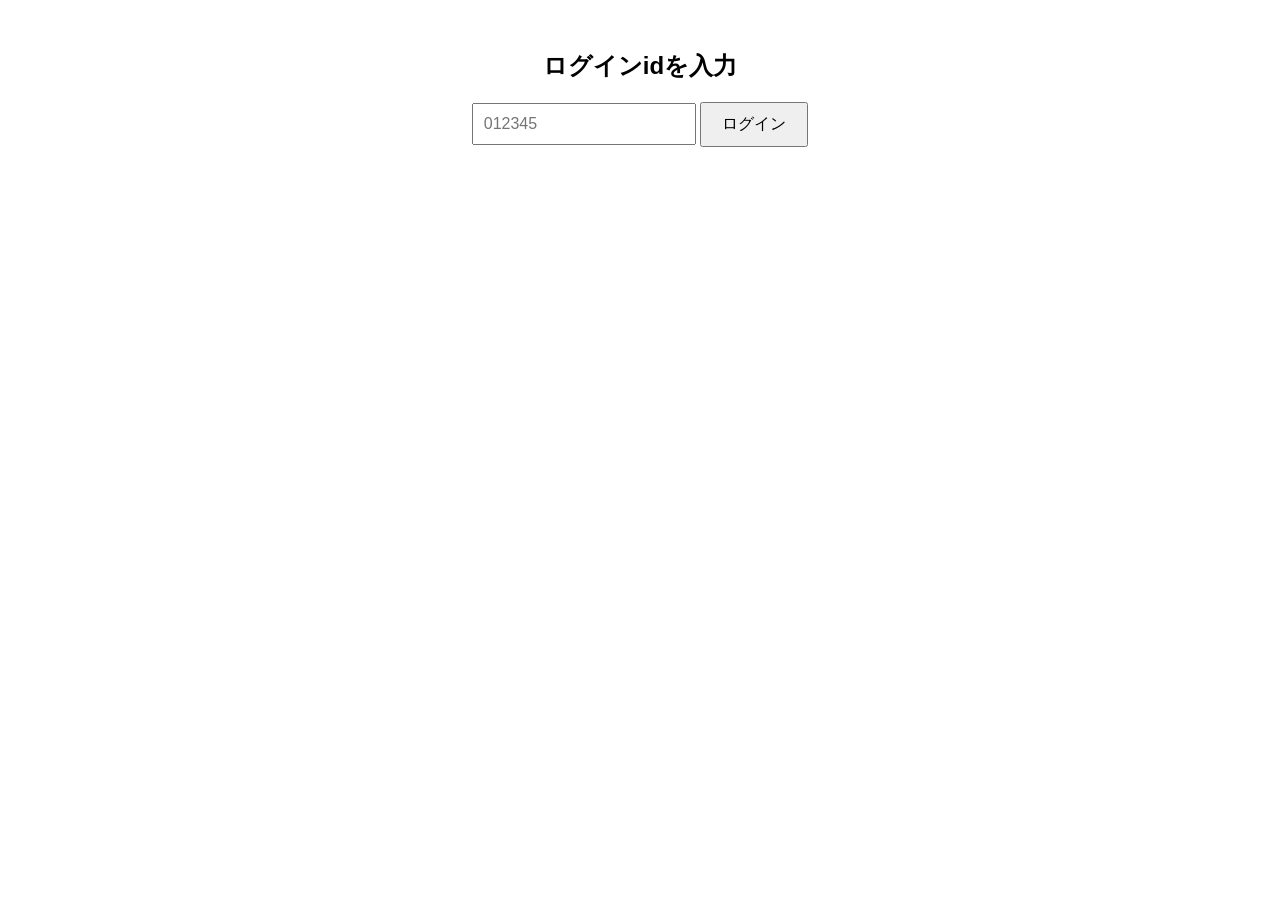
<file: index.html>
<!DOCTYPE html>
<htmL>
    <head>
        <meta charset="utf-8">
        <title>ログイン</title>
        <style>
            body {
                font-family: sans-serif;
                text-align: center;
                margin-top: 50px;
            }
            input {
                padding: 10px;
                font-size: 16px;
            }
            button {
                padding: 10px 20px;
                font-size: 16px;
                cursor: pointer;
            }
        </style>
        <script src="./login.js" defer></script>
    </head>
    <body>
        <h2>ログインidを入力</h2>
        <input type="text" id="idInput" inputmode="numeric" placeholder="012345">
        <button id="loginBtn">ログイン</button>
    </body>
</htmL>
</file>
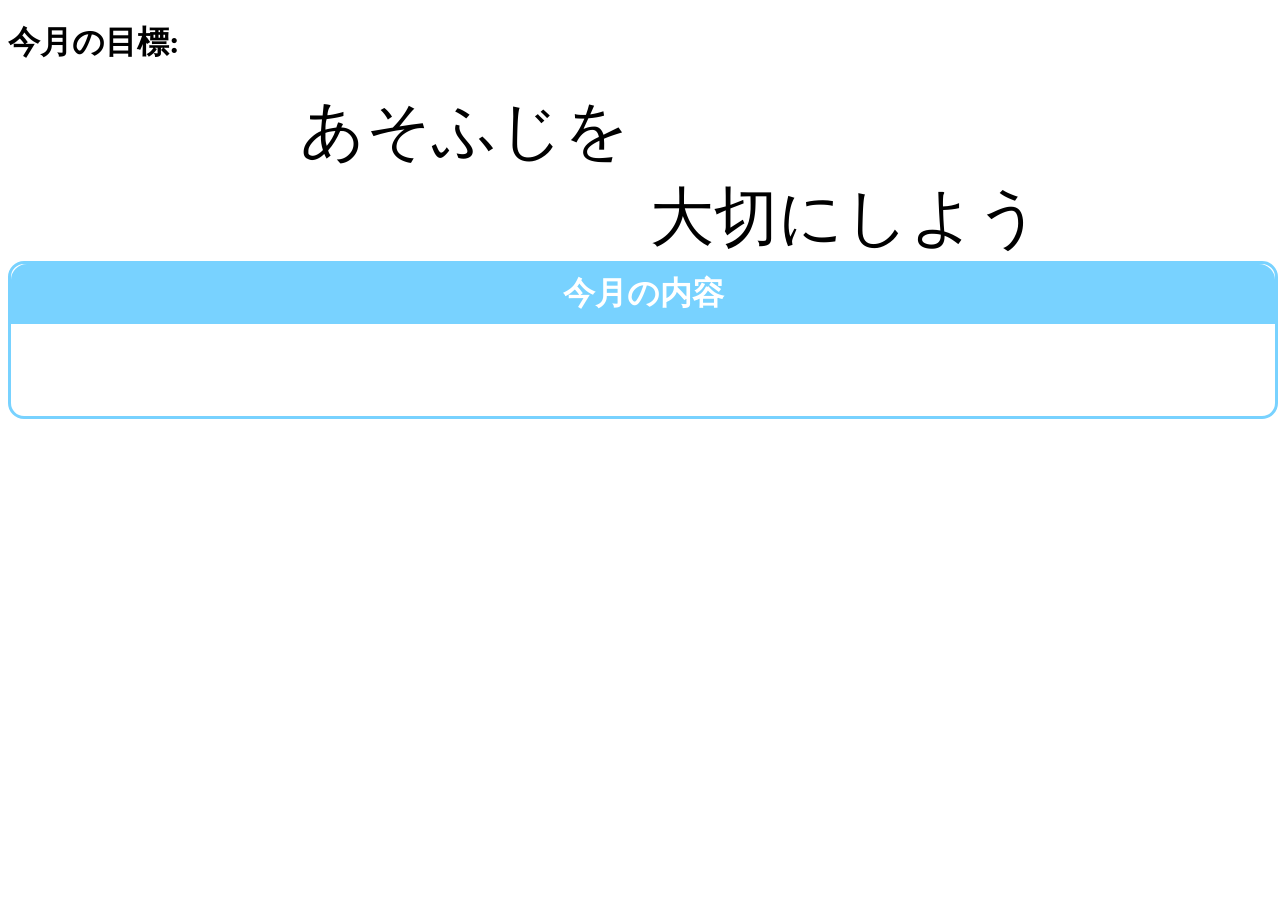
<file: bunka.html>
<!DOCTYPE html>
<html>
    <head>
        <title>文化委員会</title>
        <meta charset="utf-8">
        <script src="bunka.js" defer></script>
        <link href="defostyle.css" rel="stylesheet">
    </head>
    <body>
        <main>
            <div class="goalheader">
                <h1>今月の目標:</h1>
            </div>
            <div class="goal">
                <div>
                    <p id="first">あそふじを</p>
                    <p></p>
                </div>
                <div>
                    <p></p>
                    <p id="second">大切にしよう</p>
                </div>
            </div>
            <div class="content" id="thisMonth">
                <div class="header" id="thisMonthHeader">
                   <h1>今月の内容</h1>
                </div>
                <div class="main" id="thisMonthMain">
               </div>
            </div>
        </main>
        <dialog id="ask-modal">
            <header></header>
            <form></form>
        </dialog>
    </body>
</html>
</file>
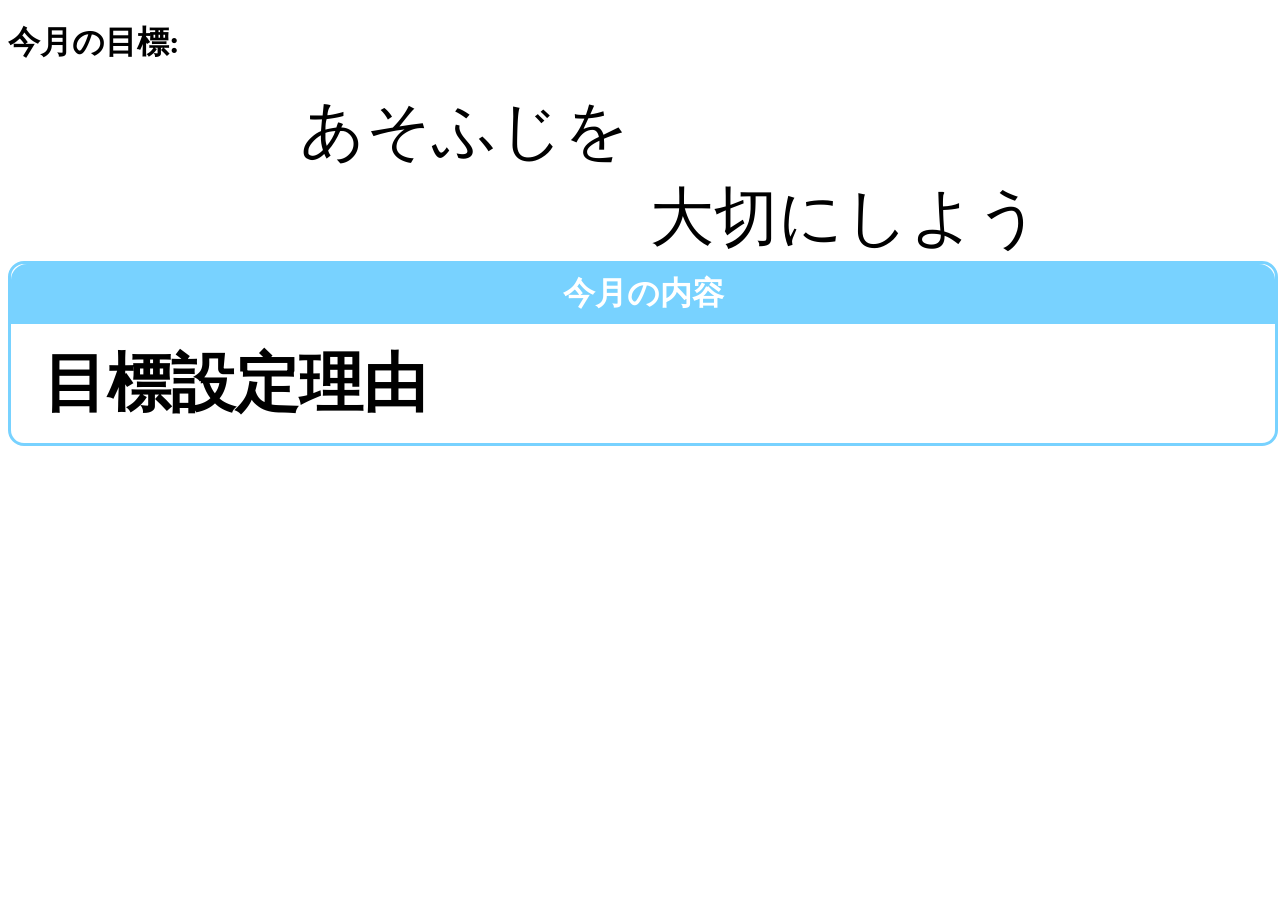
<file: gakkyu.html>
<!DOCTYPE html>
<html>
    <head>
        <title>学級委員会</title>
        <meta charset="utf-8">
        <script src="gakkyuu.js" defer></script>
        <link href="defostyle.css" rel="stylesheet">
    </head>
    <body>
        <main>
            <div class="goalheader">
                <h1>今月の目標:</h1>
            </div>
            <div class="goal">
                <div>
                    <p id="first">あそふじを</p>
                    <p></p>
                </div>
                <div>
                    <p></p>
                    <p id="second">大切にしよう</p>
                </div>
            </div>
            <div class="content" id="thisMonth">
                <div class="header" id="thisMonthHeader">
                   <h1>今月の内容</h1>
                </div>
                <div class="main" id="thisMonthMain">
                    <h1>目標設定理由</h1>
               </div>
            </div>
        </main>
        <dialog id="ask-modal">
            <header></header>
            <form></form>
        </dialog>
    </body>
</html>
</file>
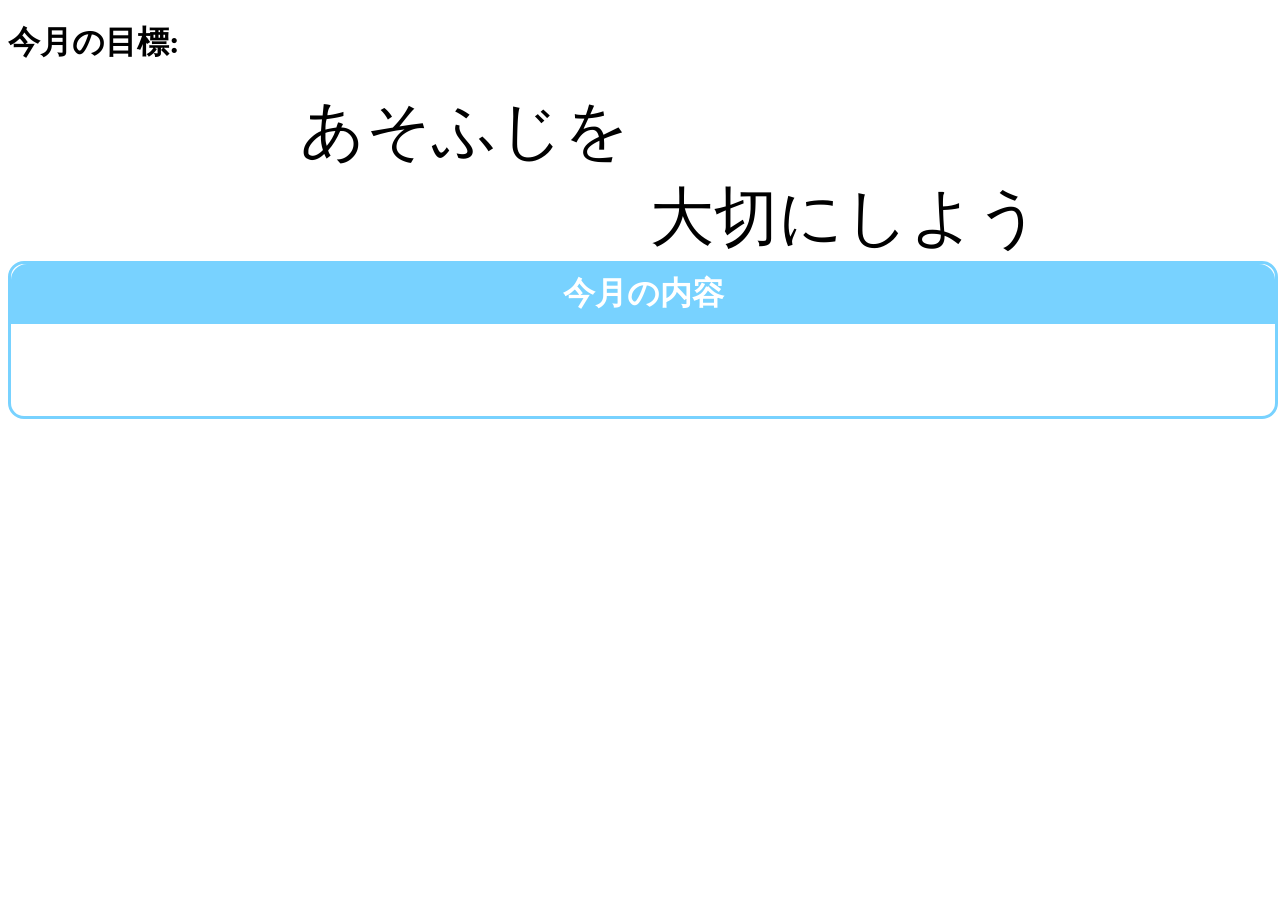
<file: hobi.html>
<!DOCTYPE html>
<html>
    <head>
        <title>保健美化委員会</title>
        <meta charset="utf-8">
        <script src="hobi.js" defer></script>
        <link href="defostyle.css" rel="stylesheet">
    </head>
    <body>
        <main>
            <div class="goalheader">
                <h1>今月の目標:</h1>
            </div>
            <div class="goal">
                <div>
                    <p id="first">あそふじを</p>
                    <p></p>
                </div>
                <div>
                    <p></p>
                    <p id="second">大切にしよう</p>
                </div>
            </div>
            <div class="content" id="thisMonth">
                <div class="header" id="thisMonthHeader">
                   <h1>今月の内容</h1>
                </div>
                <div class="main" id="thisMonthMain">
               </div>
            </div>
        </main>
        <dialog id="ask-modal">
            <header></header>
            <form></form>
        </dialog>
    </body>
</html>
</file>
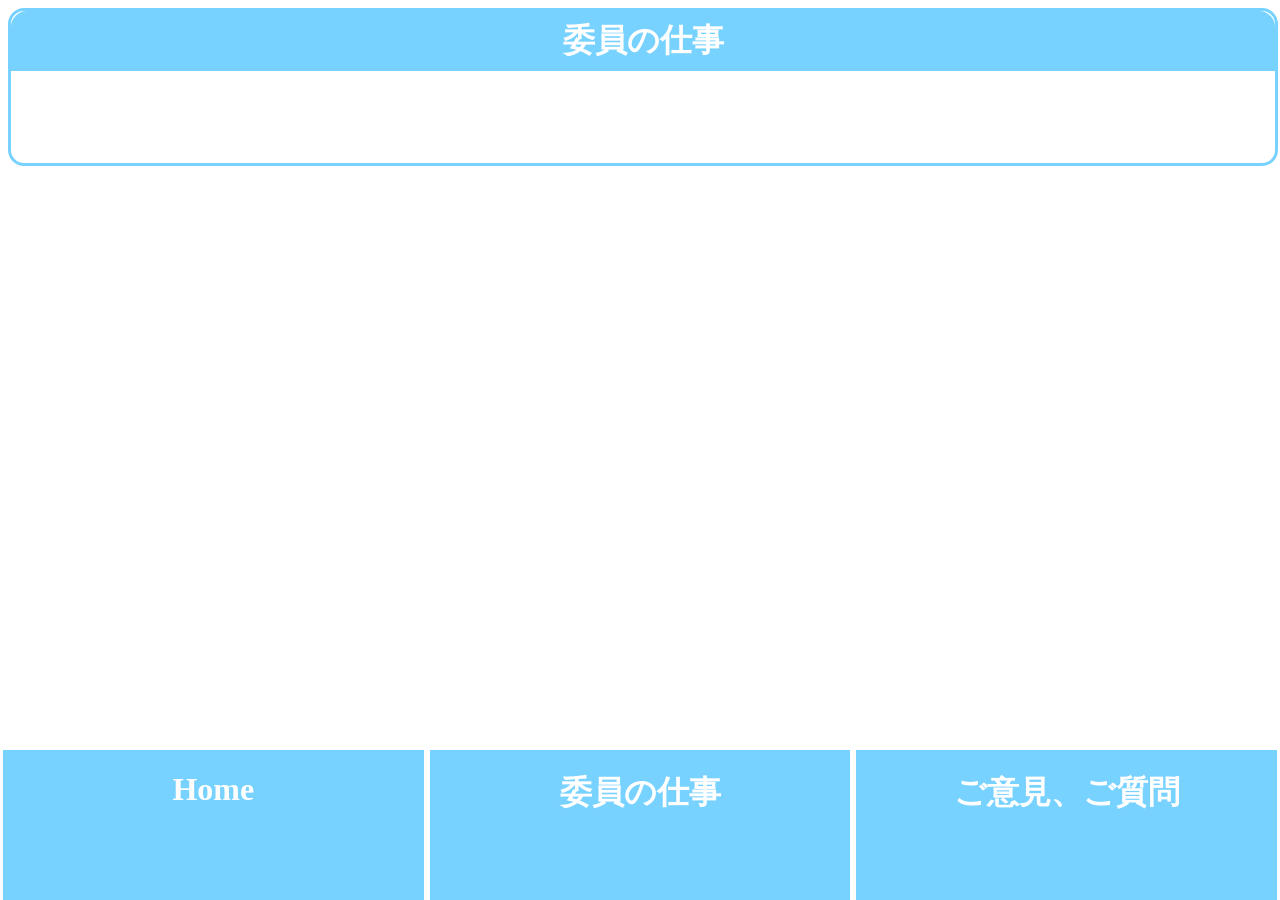
<file: iinwork.html>
<!DOCTYPE html>
<html>
    <head>
        <title>自分の委員会</title>
        <meta charset="utf-8">
        <script src="iinwork.js" defer></script>
        <link href="mycom.css" rel="stylesheet">
        <link href="defostyle.css" rel="stylesheet">
    </head>
    <body>
        <main>
            <div class="content" id="thisMonth">
                <div class="header" id="thisMonthHeader">
                   <h1>委員の仕事</h1>
                </div>
                <div class="main" id="thisMonthMain">
                    
               </div>
            </div>
        </main>
        <dialog id="ask-modal">
            <header></header>
            <form></form>
        </dialog>
        <footer>
            <div class="footercelect" id="home">
                <h1>Home</h1>
            </div>
            <div class="footercelect" id="todo">
                <h1>委員の仕事</h1>
            </div>
            <div class="footercelect" id="ask">
                <h1>ご意見、ご質問</h1>
            </div>
        </footer>
    </body>
</html>
</file>
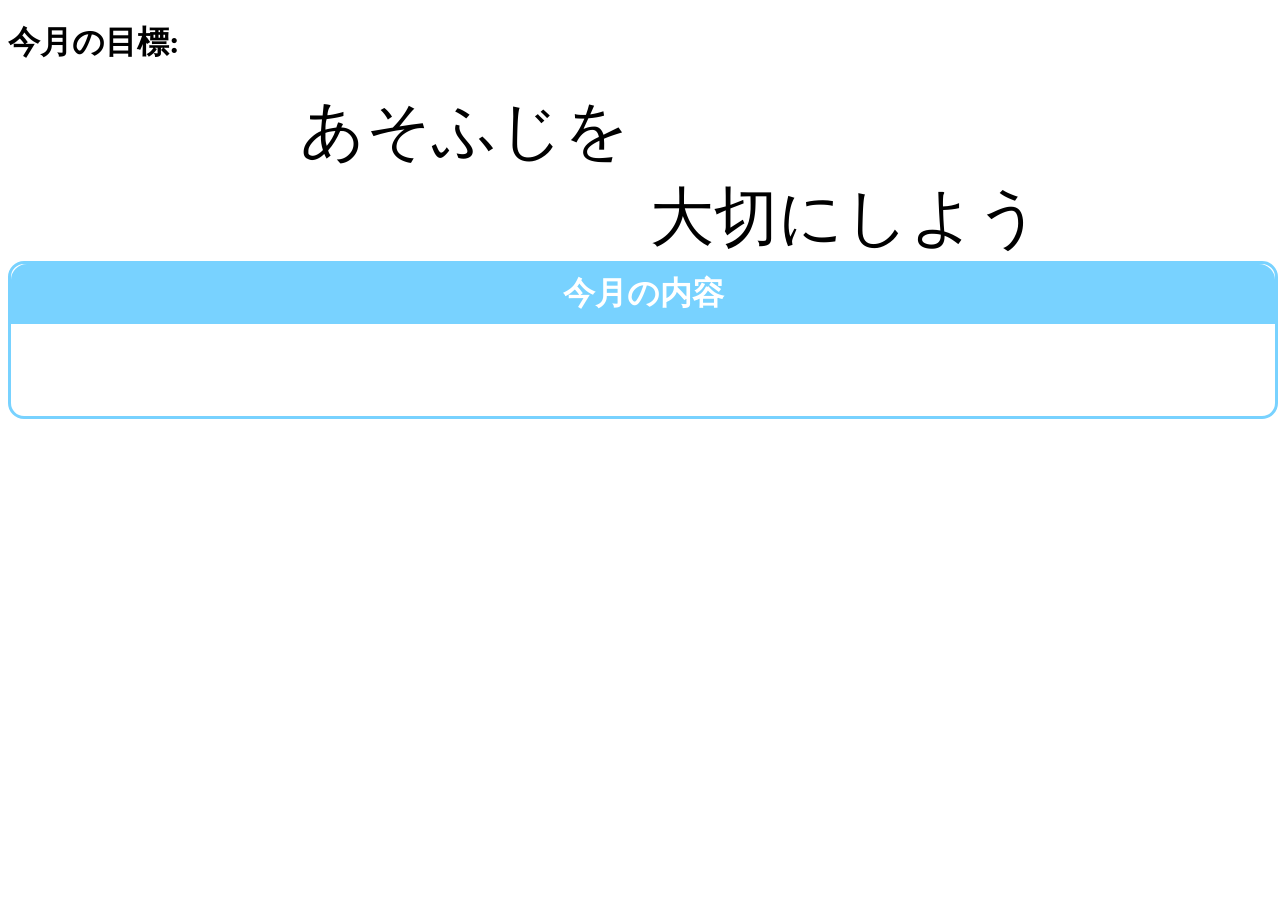
<file: kyuushoku.html>
<!DOCTYPE html>
<html>
    <head>
        <title>給食委員会</title>
        <meta charset="utf-8">
        <script src="kyuushoku.js" defer></script>
        <link href="defostyle.css" rel="stylesheet">
    </head>
    <body>
        <main>
            <div class="goalheader">
                <h1>今月の目標:</h1>
            </div>
            <div class="goal">
                <div>
                    <p id="first">あそふじを</p>
                    <p></p>
                </div>
                <div>
                    <p></p>
                    <p id="second">大切にしよう</p>
                </div>
            </div>
            <div class="content" id="thisMonth">
                <div class="header" id="thisMonthHeader">
                   <h1>今月の内容</h1>
                </div>
                <div class="main" id="thisMonthMain">
               </div>
            </div>
        </main>
        <dialog id="ask-modal">
            <header></header>
            <form></form>
        </dialog>
    </body>
</html>
</file>
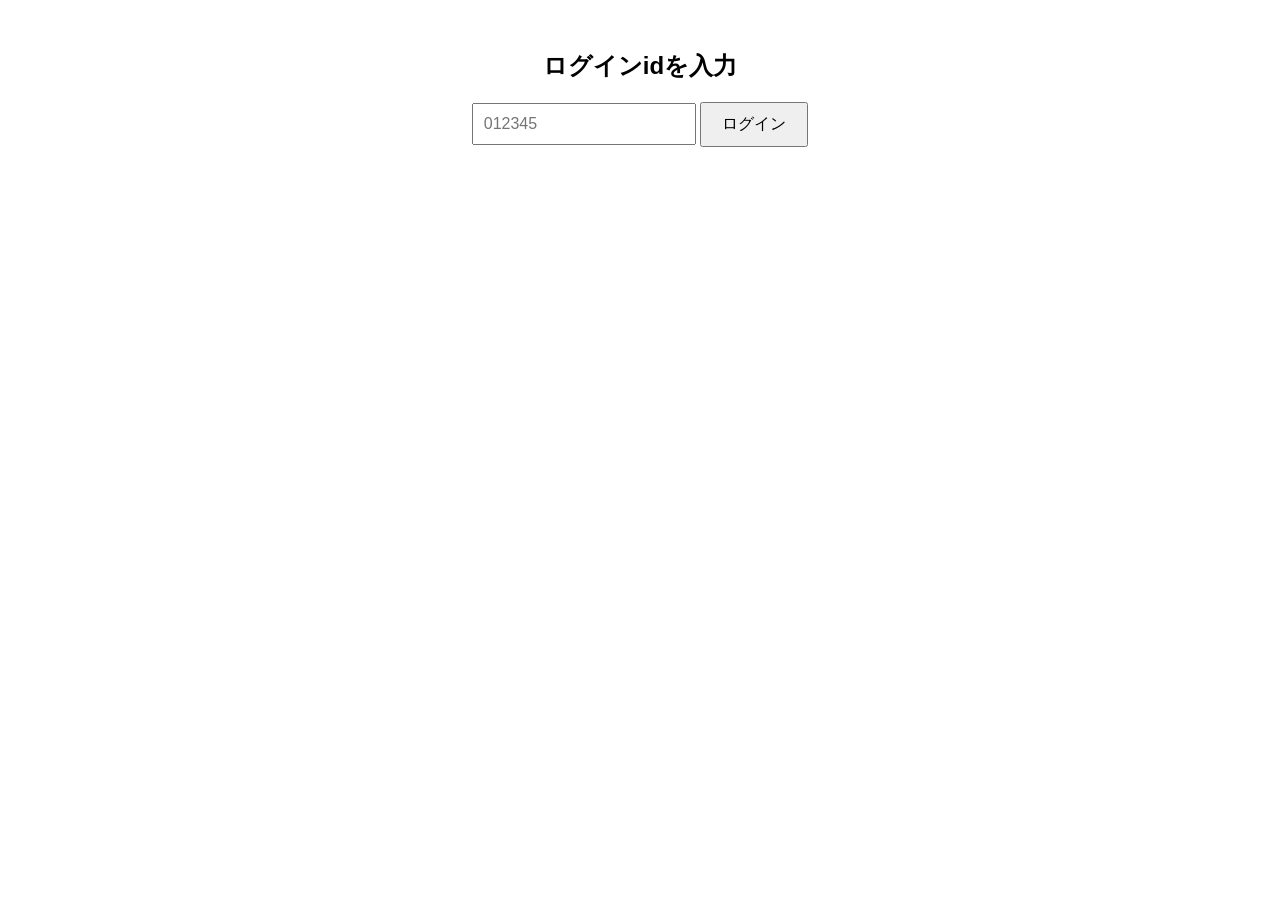
<file: login.html>
<!DOCTYPE html>
<htmL>
    <head>
        <meta charset="utf-8">
        <title>ログイン</title>
        <style>
            body {
                font-family: sans-serif;
                text-align: center;
                margin-top: 50px;
            }
            input {
                padding: 10px;
                font-size: 16px;
            }
            button {
                padding: 10px 20px;
                font-size: 16px;
                cursor: pointer;
            }
        </style>
        <script src="./login.js" defer></script>
    </head>
    <body>
        <h2>ログインidを入力</h2>
        <input type="text" id="idInput" inputmode="numeric" placeholder="012345">
        <button id="loginBtn">ログイン</button>
    </body>
</htmL>
</file>
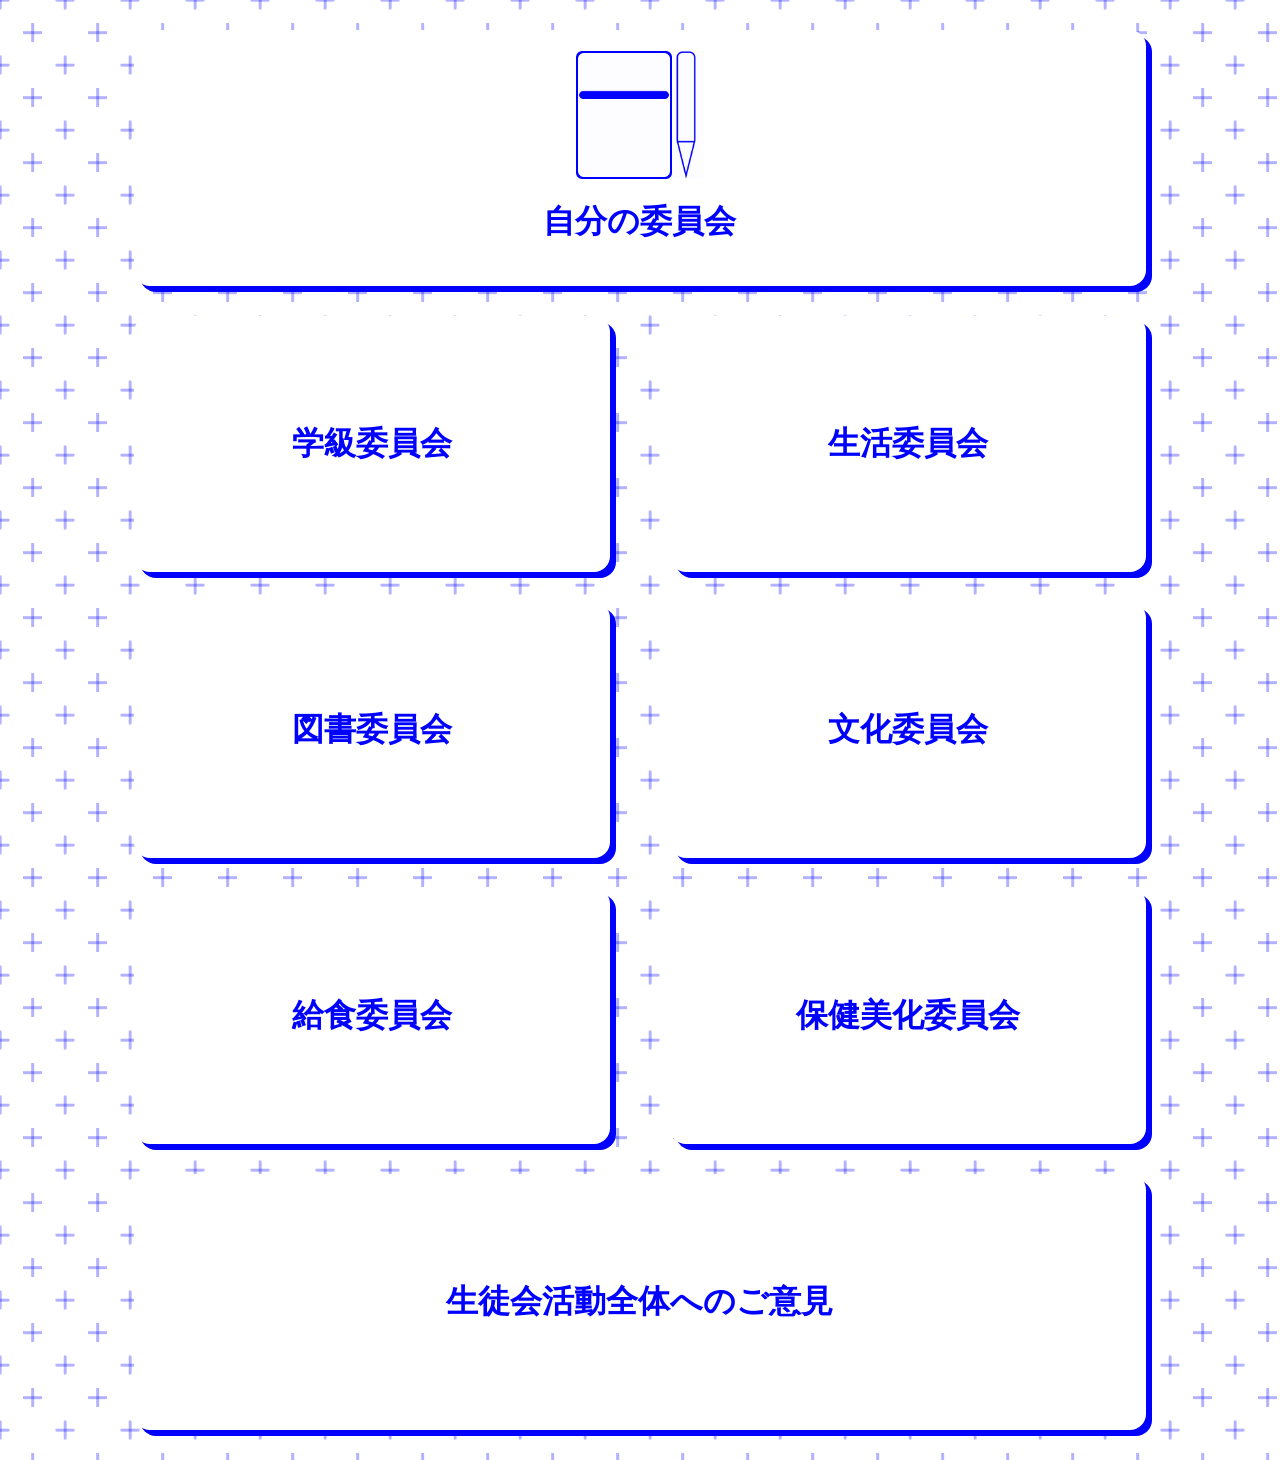
<file: main.html>
<!DOCTYPE html>
<html>
    <head>
        <title>委員会管理ツール</title>
        <meta charset="utf-8">
        <script src="main.js" defer></script>
        <link href="main.css" rel="stylesheet">
        <link href="mycom.css" rel="stylesheet">
    </head>
    <body>
        <div class="selectBtn top" id="my_com">
            <img src="image.gif" class="image">
            <h1 class="title">自分の委員会</h1>
        </div>
        <div class="top container">
            <div class="selectBtn other left" id="gakkyu">
                <h1 class="title">学級委員会</h1>
            </div>
            <div class="selectBtn other right" id="seikatu">
                <h1 class="title">生活委員会</h1>
            </div>
        </div>
        <div class="top container">
            <div class="selectBtn other left" id="tosho">
                <h1 class="title">図書委員会</h1>
            </div>
            <div class="selectBtn other right" id="bunka">
                <h1 class="title">文化委員会</h1>
            </div>
        </div>
        <div class="top container">
            <div class="selectBtn other left" id="kyuushoku">
                <h1 class="title">給食委員会</h1>
            </div>
            <div class="selectBtn other right" id="hobi">
                <h1 class="title">保健美化委員会</h1>
            </div>
        </div>
        <div class="selectBtn top" id="ask">
            <h1 class="title">生徒会活動全体へのご意見</h1>
        </div>
        <dialog id="ask-modal">
            <header></header>
            <form></form>
        </dialog>
    </body>
</html>
</file>
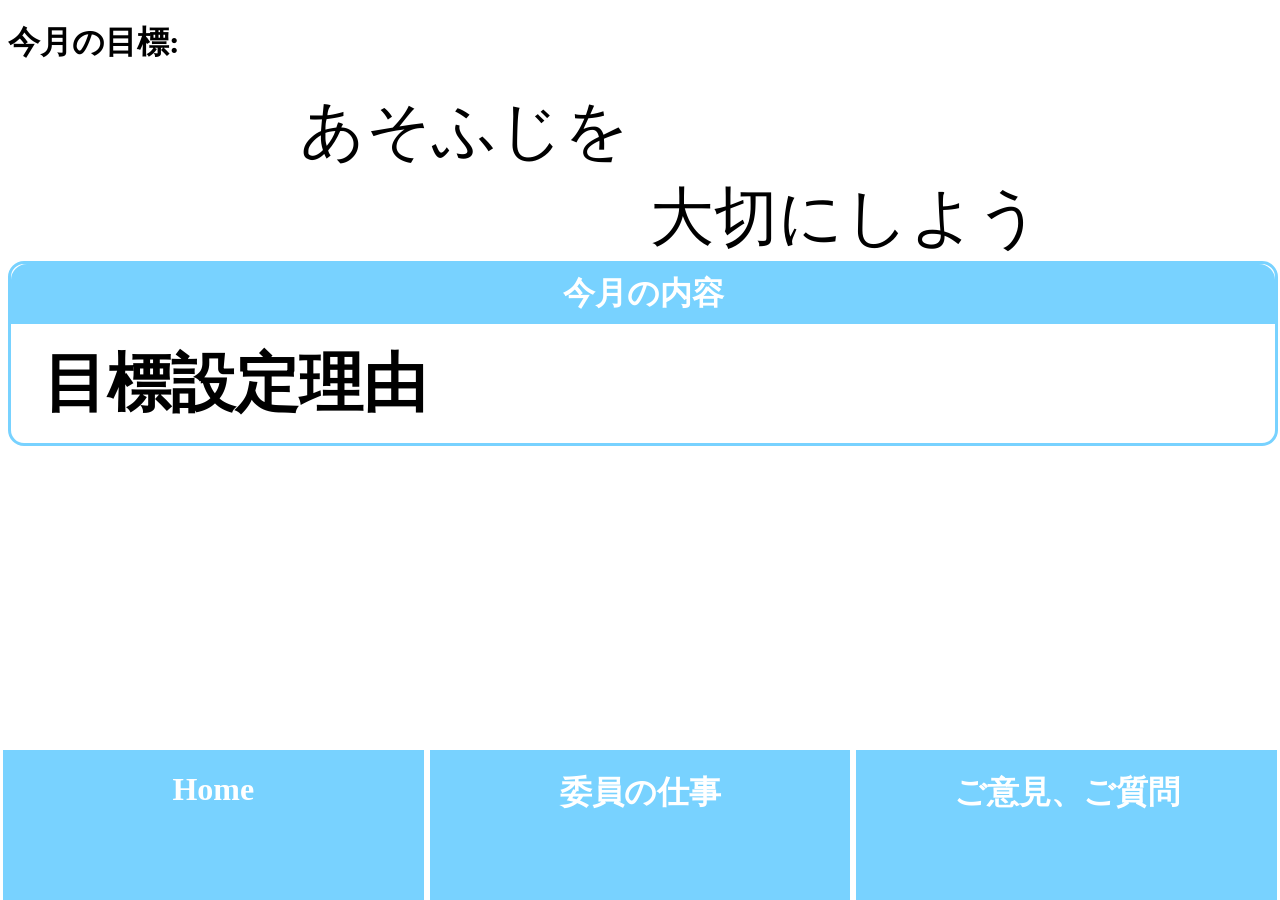
<file: mycom.html>
<!DOCTYPE html>
<html>
    <head>
        <title>自分の委員会</title>
        <meta charset="utf-8">
        <script src="mycom.js" defer></script>
        <link href="mycom.css" rel="stylesheet">
        <link href="defostyle.css" rel="stylesheet">
    </head>
    <body>
        <main>
            <div class="goalheader">
                <h1>今月の目標:</h1>
            </div>
            <div class="goal">
                <div>
                    <p id="first">あそふじを</p>
                    <p></p>
                </div>
                <div>
                    <p></p>
                    <p id="second">大切にしよう</p>
                </div>
            </div>
            <div class="content" id="thisMonth">
                <div class="header" id="thisMonthHeader">
                   <h1>今月の内容</h1>
                </div>
                <div class="main" id="thisMonthMain">
                    <h1>目標設定理由</h1>
               </div>
            </div>
            <div style="height: 150px;"></div>
        </main>
        <dialog id="ask-modal">
            <header></header>
            <form></form>
        </dialog>
        <footer>
            <div class="footercelect" id="home">
                <h1>Home</h1>
            </div>
            <div class="footercelect" id="todo">
                <h1>委員の仕事</h1>
            </div>
            <div class="footercelect" id="ask">
                <h1>ご意見、ご質問</h1>
            </div>
        </footer>
    </body>
</html>
</file>
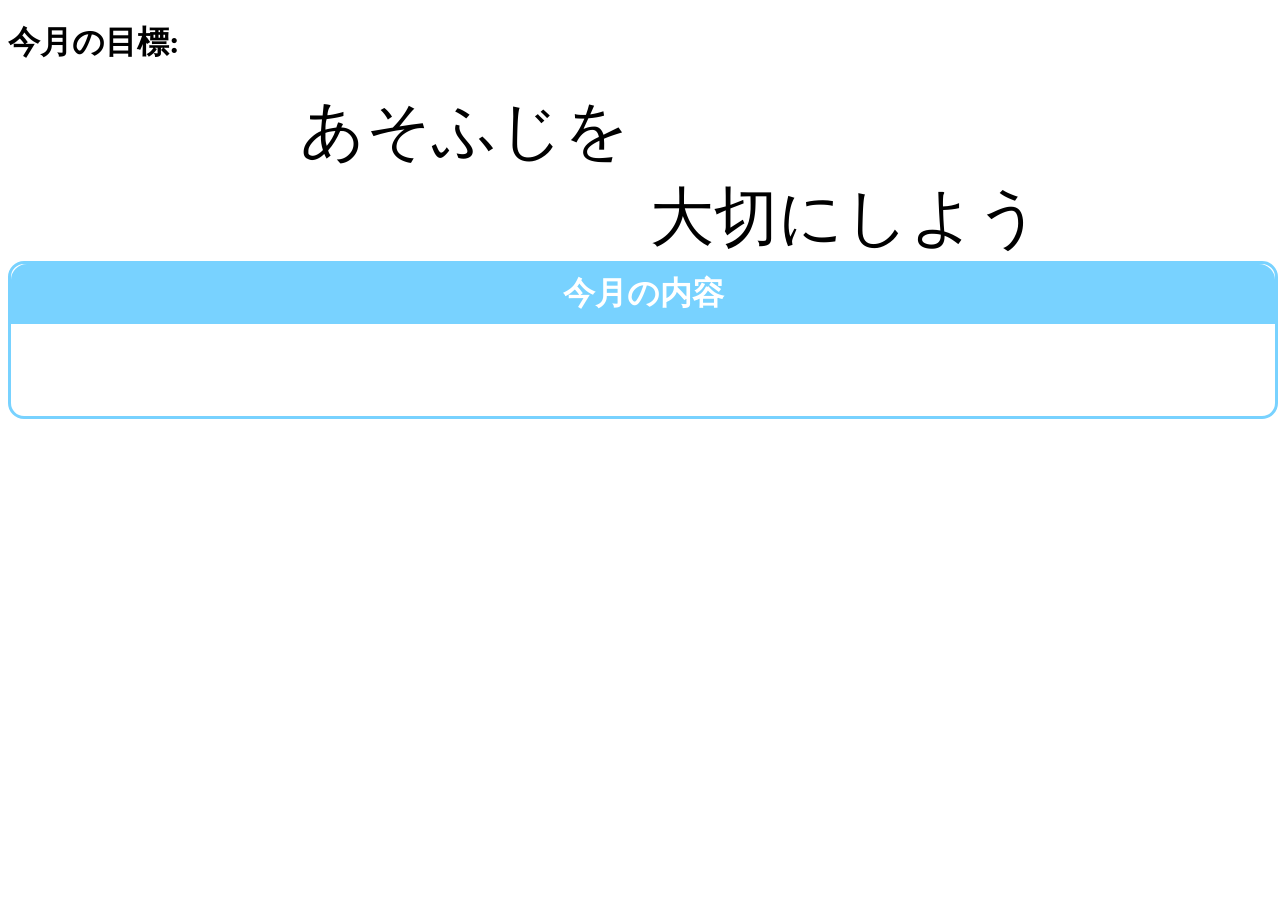
<file: seikatu.html>
<!DOCTYPE html>
<html>
    <head>
        <title>生活委員会</title>
        <meta charset="utf-8">
        <script src="seikatu.js" defer></script>
        <link href="defostyle.css" rel="stylesheet">
    </head>
    <body>
        <main>
            <div class="goalheader">
                <h1>今月の目標:</h1>
            </div>
            <div class="goal">
                <div>
                    <p id="first">あそふじを</p>
                    <p></p>
                </div>
                <div>
                    <p></p>
                    <p id="second">大切にしよう</p>
                </div>
            </div>
            <div class="content" id="thisMonth">
                <div class="header" id="thisMonthHeader">
                   <h1>今月の内容</h1>
                </div>
                <div class="main" id="thisMonthMain">
               </div>
            </div>
        </main>
        <dialog id="ask-modal">
            <header></header>
            <form></form>
        </dialog>
    </body>
</html>
</file>
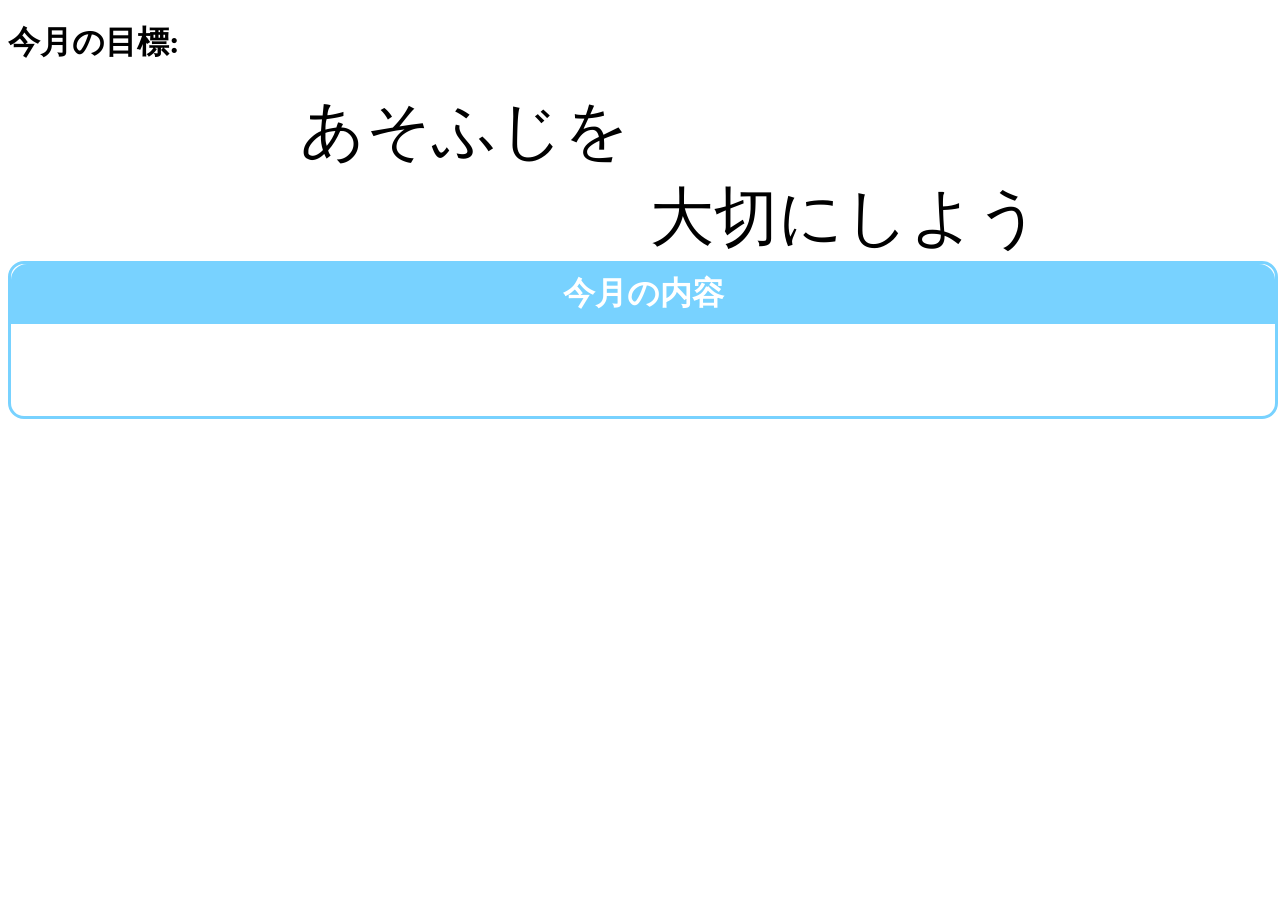
<file: tosho.html>
<!DOCTYPE html>
<html>
    <head>
        <title>図書委員会</title>
        <meta charset="utf-8">
        <script src="tosho.js" defer></script>
        <link href="defostyle.css" rel="stylesheet">
    </head>
    <body>
        <main>
            <div class="goalheader">
                <h1>今月の目標:</h1>
            </div>
            <div class="goal">
                <div>
                    <p id="first">あそふじを</p>
                    <p></p>
                </div>
                <div>
                    <p></p>
                    <p id="second">大切にしよう</p>
                </div>
            </div>
            <div class="content" id="thisMonth">
                <div class="header" id="thisMonthHeader">
                   <h1>今月の内容</h1>
                </div>
                <div class="main" id="thisMonthMain">
               </div>
            </div>
        </main>
        <dialog id="ask-modal">
            <header></header>
            <form></form>
        </dialog>
    </body>
</html>
</file>
<file: defostyle.css>
html{
    width:100%;
}
.content{
    border-radius:16px;
    width:100%;
    min-height:120px;
    border: 3px solid rgb(120, 210, 255)
}
.header{
    border-radius: 16px 16px 0px 0px;
    width:100%;
    height:60px;
    background-color: rgb(120, 210, 255);
    display: flex;
    align-items: center;
    justify-content: center;
    color:white;
}
.main{
    justify-content: center;
    width: 100%;
    border-radius: 0px 0px 16px 16px;
    min-height:60px;
    font-size:xx-large;
    padding: 16px 32px;
    font-family: "Helvetica Neue", Arial, "Hiragino Kaku Gothic ProN", "Hiragino Sans", "BIZ UDPGothic", Meiryo, sans-serif;
}
.main > h1{
    margin:0px;
    text-align: left;
}
.main >p{
    margin:  0px;
    display: flex;
    text-align: left;
}
.goal{
    display: flex;
    align-items: center;
    flex-direction: column;
}
.goal>div{
    display: grid;
    grid-template-columns: repeat(2,1fr);
    gap:20px;
}
.goal>div>p{
    margin: 0px;
    font-size:64px;
}
.goal>div>#first{
    text-align: left;
}
.goal>div>#second{
    text-align: right;
}
</file>
<file: mycom.css>
footer{
    position: fixed;
    bottom: 0;
    left: 0;
    width:100%;
    height:150px;
    background-color: rgb(120, 210, 255);
    display: flex;
}
footer>.footercelect{
    height: 150px;
    width: 50%;

    border-style: solid;
    border-color: white;
    border-width: 0px 3px 0px 3px;

    cursor: pointer;
}
footer>.footercelect>h1{
    text-align: center;
    color: white;
}
dialog{
    min-height:50%;
    width: 50%;
    border-radius: 16px;
    border-style:none;
    padding: 0px;
}
dialog>header{
    width: 100%;
    height: 48px;
    background-color: gray;
}
.goal{
    display: flex;
    align-items: center;
    flex-direction: column;
}
.goal>div{
    display: grid;
    grid-template-columns: repeat(2,1fr);
    gap:20px;
}
.goal>div>p{
    margin: 0px;
    font-size:64px;
}
.goal>div>#first{
    text-align: left;
}
.goal>div>#second{
    text-align: right;
}
</file>
<file: main.css>
.selectBtn {
    height: 256px;
    border-radius: 16px;
    background-color: white;
    border-color:rgb(0, 0, 255);
    box-shadow: 6px 6px 0px 0px rgb(0, 0, 255);

    display: flex;
    align-items: center;
    justify-content: center;
    flex-direction: column;

    transition: transform 0.3s ease;

    cursor: pointer;
}
.top{
    width: calc(100% - 20%);
    height: 256px;
    margin-left: 10%;
    margin-right:10%;
    margin-top: 30px;
    margin-bottom: 30px;

}
.other{
    width:50%;
}
.container{
    display: flex;

    align-items: center;
}
.selectBtn>.title{
    font-family: "Helvetica Neue", Arial, "Hiragino Kaku Gothic ProN", "Hiragino Sans", "BIZ UDPGothic", Meiryo, sans-serif;
    color:blue;
}
.selectBtn:hover{
    box-shadow : none;
    border: 3px solid blue;
}
body {
    background-color: white;
    background: radial-gradient(circle, transparent 20%, white 20%, white 80%, transparent 80%, transparent), radial-gradient(circle, transparent 20%, white 20%, white 80%, transparent 80%, transparent) 32.5px 32.5px, linear-gradient(rgba(0,0,255,0.3) 2.6px, transparent 2.6px) 0 -1.3px, linear-gradient(90deg, rgba(0,0,255,0.3) 2.6px, white 2.6px) -1.3px 0;
    background-size: 65px 65px, 65px 65px, 32.5px 32.5px, 32.5px 32.5px;
}
.image{
    max-width: 100%;

    object-fit: contain;

    width: 100%;
    height:128px;
    
}
.right{
    margin-left: 30px;
}
.left{
    margin-right:30px;
}
.hide{
    display: none;
}
</file>
